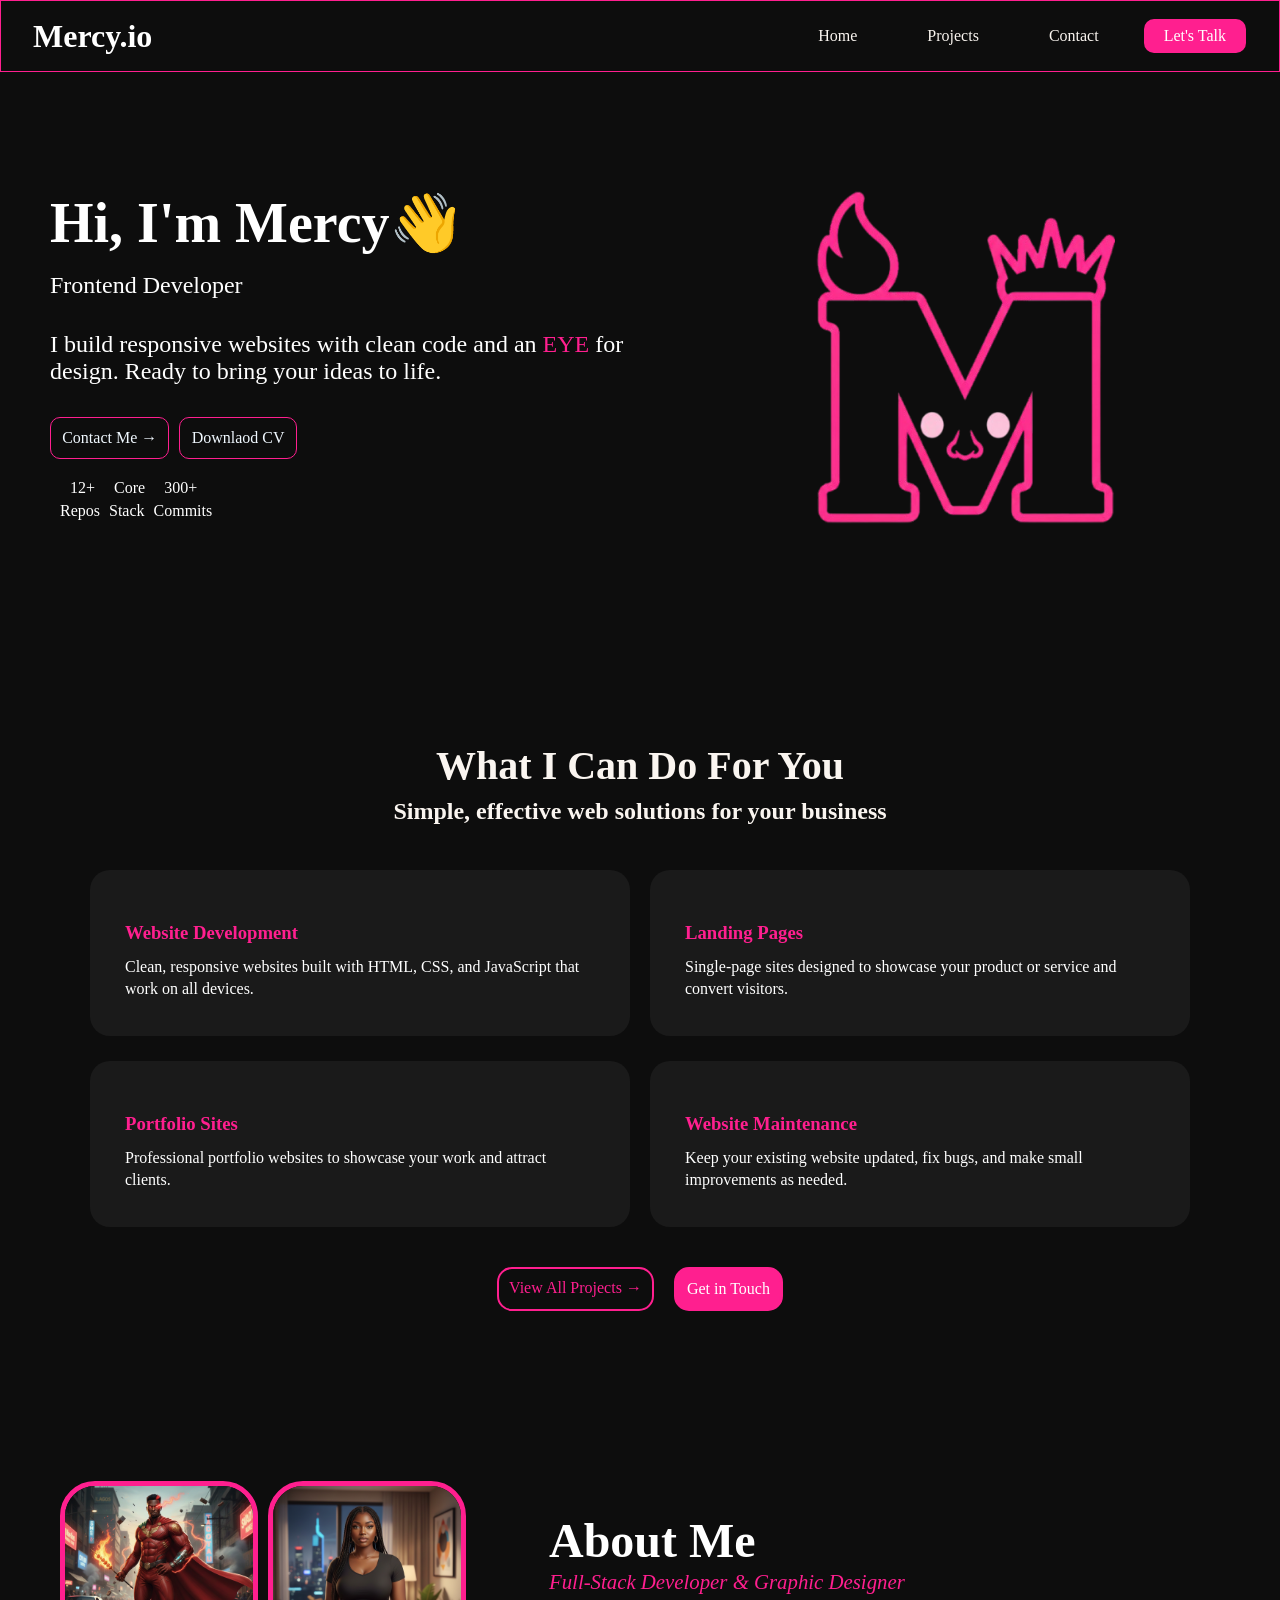
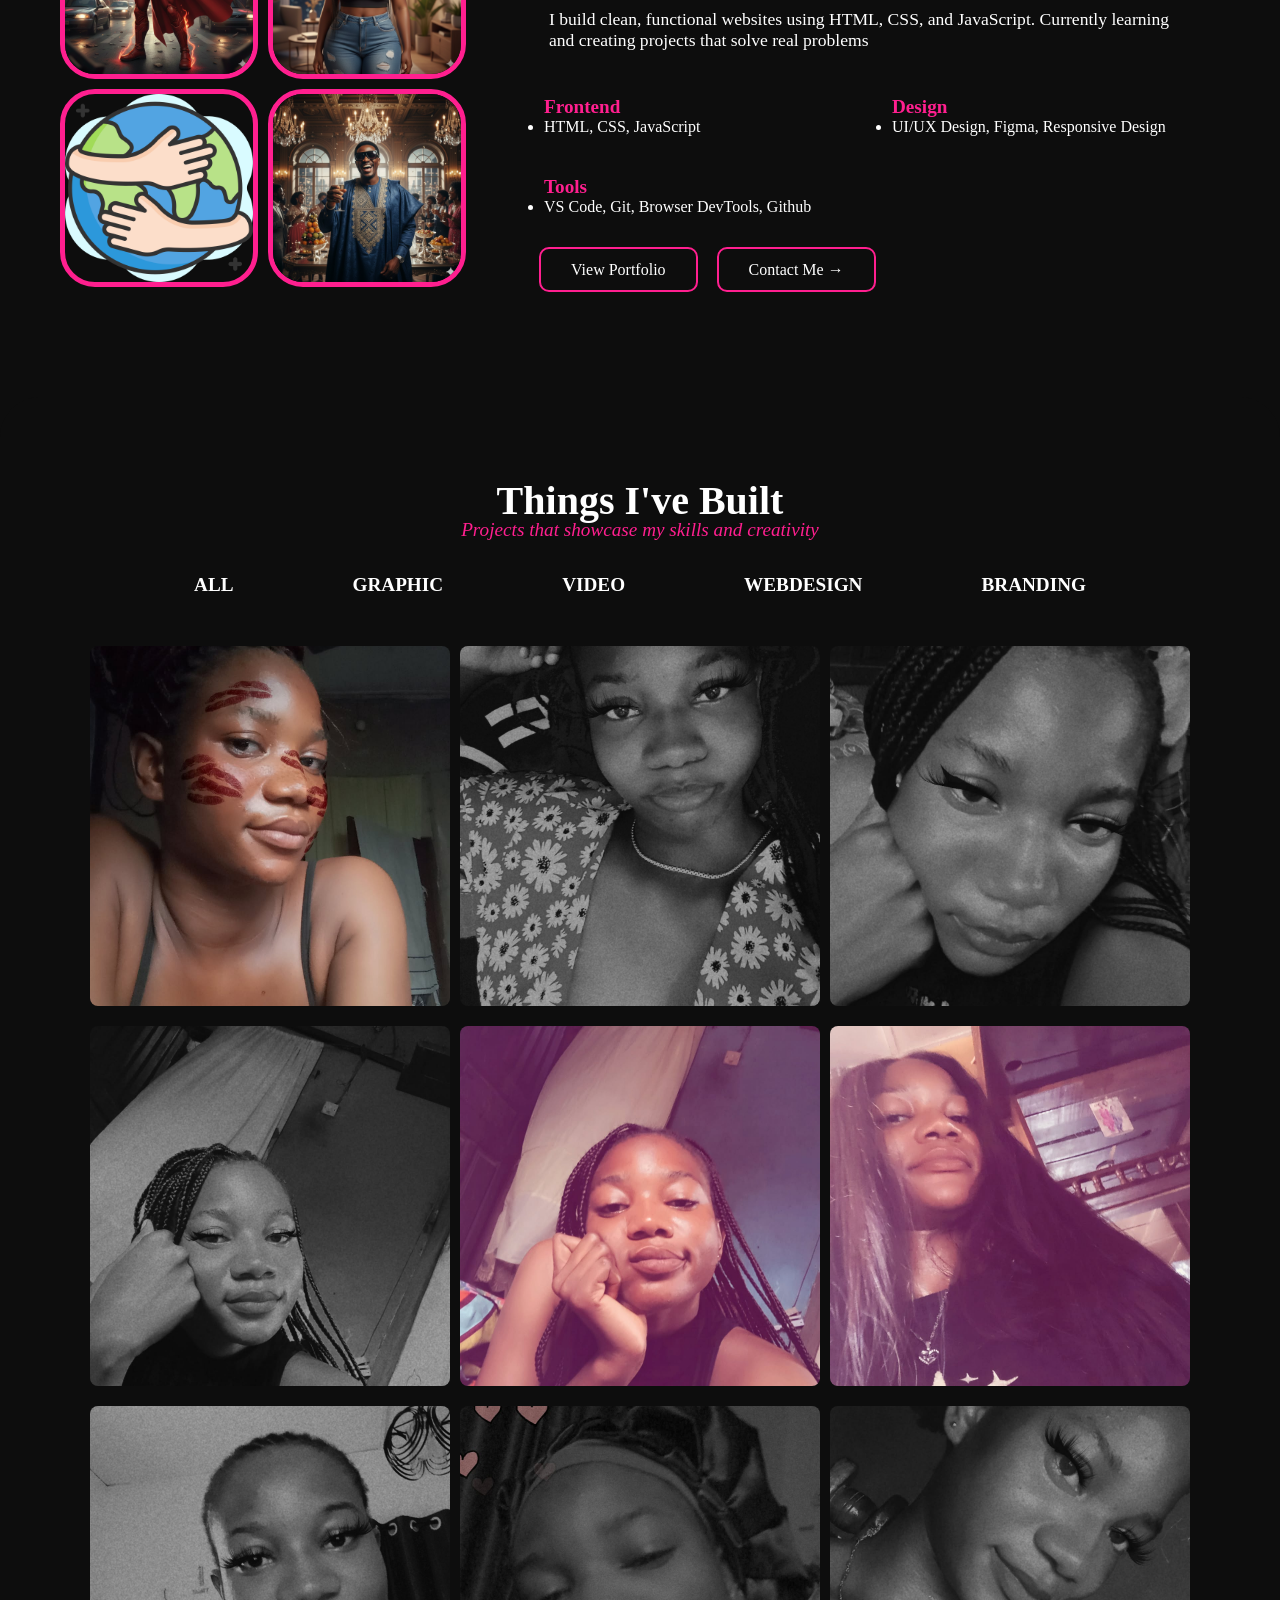
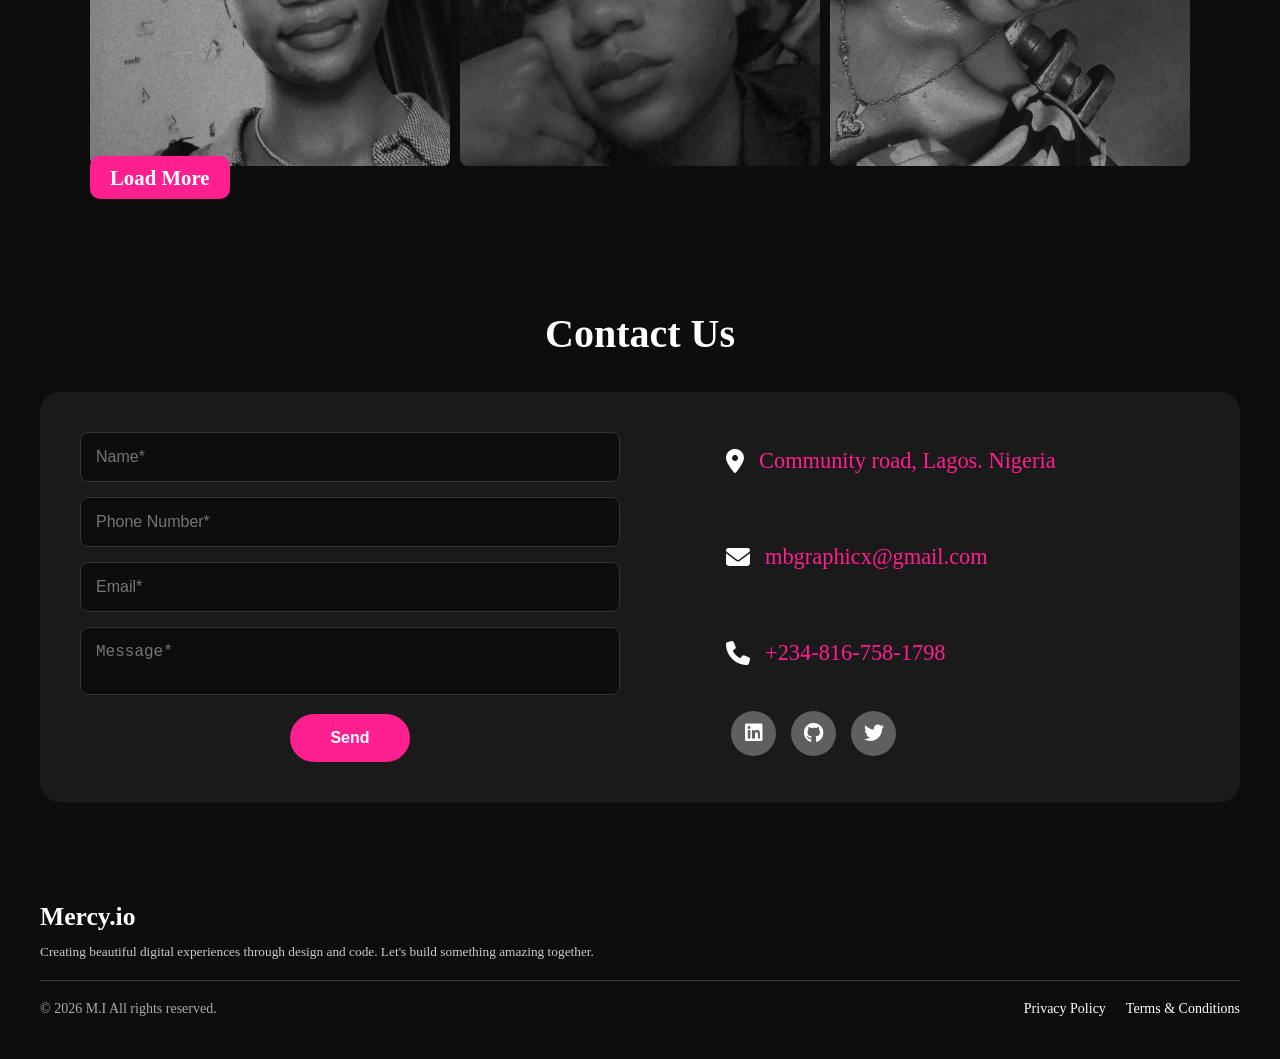
<file: index.html>
<!DOCTYPE html>
<html lang="en">
<head>
    <meta charset="UTF-8">
    <meta name="viewport" content="width=device-width, initial-scale=1.0">
    <meta name="author" content="mercy">
    <meta name="description" content="This is my portfolio">
    <title>port</title>
    <link rel="stylesheet" href="https://cdnjs.cloudflare.com/ajax/libs/font-awesome/6.5.1/css/all.min.css">
    <link rel="stylesheet" href="favicon.ico">
    <link rel="stylesheet" href="portfolio.css">
</head>
<body>
<header class="navbar">
    <h1 class="logo">Mercy.io</h1>
        <nav class="nav-link">  
            <a href="#" class="talks">Home</a>
            <a href="#" class="talks">Projects</a>
            <a href="#" class="talks">Contact</a>
            <a href="#" class="talk">Let's Talk</a>
           </nav>  
</header>

<main>
    <section class="hero">
<div class="intro-head">
        <h2>Hi, I'm Mercy👋</h2>
        <p class="front">Frontend Developer</p>
        <p class="down">I build responsive websites with clean code and an <span class="eye">EYE</span> for design. Ready to bring your ideas to life.</p>
    <div class="download-button">
            <a href="#" class="first-link">Contact Me &rarr;</a>
            <a href="file.pdf" download class="second-link">Downlaod CV</a>
    </div>
    <div class="projects">
            <p class="numb">12+ Core 300+</p>
            <p class="bump">Repos Stack Commits</p>
    </div>
</div>

    <div class="hero-image">
    <img src="hottt.png" alt="mercy's image" width="190px">
 </div>
</section>

 
<section class="service-container">
    
<div class="service">
    <h2>What I Can Do For You</h2>
        <p>Simple, effective web solutions for your business</p>
</div>
<div class="service-wrapper">
    <div class="card"><h3>Website Development</h3>
           <p>Clean, responsive websites built with HTML, CSS, and JavaScript that work on all devices.</p>
    </div>
    <div class="card"><h3>Landing Pages</h3>
        <p>Single-page sites designed to showcase your product or service and convert visitors.</p>
    </div>
    <div class="card"><h3>Portfolio Sites</h3>
        <p>Professional portfolio websites to showcase your work and attract clients.</p>
    </div>
    <div  class="card"><h3>Website Maintenance</h3>
        <p>Keep your existing website updated, fix bugs, and make small improvements as needed.</p>
</div>
</div>
 
    <div class="get-in">
        <a href="#" class="link-a">View All Projects &rarr;</a>
         <a href="#" class="link-b">Get in Touch</a>
   </div>

</section>



<section class="image-container">
    <div class="image-section">
        <img src="cold.png" alt="my projects" class="image">
        <img src="warm.png" alt="my projects" class="image">
        <img src="mother.png" alt="my projects" class="image">
        <img src="fair.png" alt="my projects" class="image">
        <!-- <p class="exp">0+ Years<br> Experience</p> -->
    </div>
    

<div class="text-sect">
    <div class="about-me">
        <h2>About Me</h2>
        <p class="developer-p">Full-Stack Developer & Graphic Designer</p>
        <p class="developer-pp">I build clean, functional websites using HTML, CSS, and JavaScript. Currently learning and creating projects that solve real problems</p>
    </div>


    <div class="front-endd">
                <div class="frontt">
        <h4>Frontend</h4>
        <ul>
            <li>HTML, CSS, JavaScript</li>
        </ul></div>
 
                <div class="frontt">
            <h4>Design</h4>
            <ul>
                  <li>UI/UX Design, Figma, Responsive Design</li>
        </ul></div>

                <div class="frontt">
            <h4>Tools</h4>
            <ul>
                 <li>VS Code, Git, Browser DevTools, Github</li>
        </ul></div>
        
    </div>

        <div>
            <a href="file.pdf" download class="port">View Portfolio</a>
            <a href="#" class="port">Contact Me &rarr;</a>
        </div>
</div>
</section>



<section class="work-container">

<div class="work-wrapper">
          <div class="work-text">
              <h2>Things I've Built</h2>
              <p>Projects that showcase my skills and creativity</p>
          </div>
         <div class="work-link">
    <a href="#" class="work-li">ALL</a>
    <a href="#" class="work-li">GRAPHIC</a>
    <a href="#" class="work-li">VIDEO</a>
    <a href="#" class="work-li">WEBDESIGN</a>
    <a href="#" class="work-li">BRANDING</a>
         </div>
 

  <div class="work-images">
    <div class="work-image">
        <img src="mercy.jpg" alt="design1">
    </div>
    <div class="work-image">
        <img src="merc.jpg" alt="design2">
    </div>
    <div class="work-image">
        <img src="mercyyy.jpg" alt="design3">
    </div>
    <div class="work-image">
        <img src="mercyyyy.jpg" alt="design4">
    </div>
    <div class="work-image">
        <img src="mercyyyyy.jpg" alt="design5">
    </div>
    <div class="work-image">
        <img src="mercyyyyyy.jpg" alt="design6">
    </div>
    <div class="work-image">
        <img src="mercyyyyyyy.jpg" alt="design7">
    </div>
    <div class="work-image">
        <img src="mercyyyyyyyy.jpg" alt="design8">
    </div>
    <div class="work-image">
        <img src="mercyyyyyyyyy.jpg" alt="design9">
    </div>
  </div>

        <div>
    <a href="#" class="more-work">Load More</a>
        </div>
</div>
</section>


<section class="contact-container">

    <div class="contact-wrapper">
           <h2>Contact Us</h2>
      
        <div class="contact-content">
                
        
            <div class="contact-form">
                <form>
                    <input type="text" placeholder="Name*" required>
                    <input type="text" placeholder="Phone Number*" required>
                    <input type="email" placeholder="Email*" required>
                    <textarea placeholder="Message*"></textarea>
                    <button type="submit">Send</button>
                </form>
            </div>
            
            <div class="contact-info">
                
                <div class="info-item">
                    <i class="fas fa-map-marker-alt"></i>
                   <p>Community road, Lagos.  Nigeria</p>
                </div>
                
                <div class="info-item">
                       <i class="fas fa-envelope"></i>
                    <p>mbgraphicx@gmail.com</p>
                </div>

                <div class="info-item">
                      <i class="fas fa-phone"></i>
                    <p>+234-816-758-1798</p>
                </div>
                
                <div class="social-icons">
                    <a href="https://www.linkedin.com/in/bamidelemercy" target="_blank"><i class="fab fa-linkedin"></i></a>
                    <a href="https://github.com/MERCYyYy-debug" target="_blank"> <i class="fab fa-github"></i></a>
                    <a href="https://twitter.com/0x_merci" target="_blank"><i class="fab fa-twitter"></i></a>
                </div>
            </div>
            
            
        </div>
        
    </div>

    </section>

    </main>


    <footer class="footer-section">
    <div class="footer-wrapper">
        
        <div class="footer-top">
            <h3>Mercy.io</h3>
            <p><small>Creating beautiful digital experiences through design and code. Let's build something amazing together.</small></p>
            <hr>
        </div>  
        
        <div class="footer-bottom">
            <div class="copyright">
                &copy; 2026 M.I All rights reserved.
            </div>
             
            <div class="footer-links">
                <a href="#">Privacy Policy</a>
                <a href="#">Terms & Conditions</a>
            </div>
        </div>
        
    </div>
</footer>
    
</body>
</html>
</file>
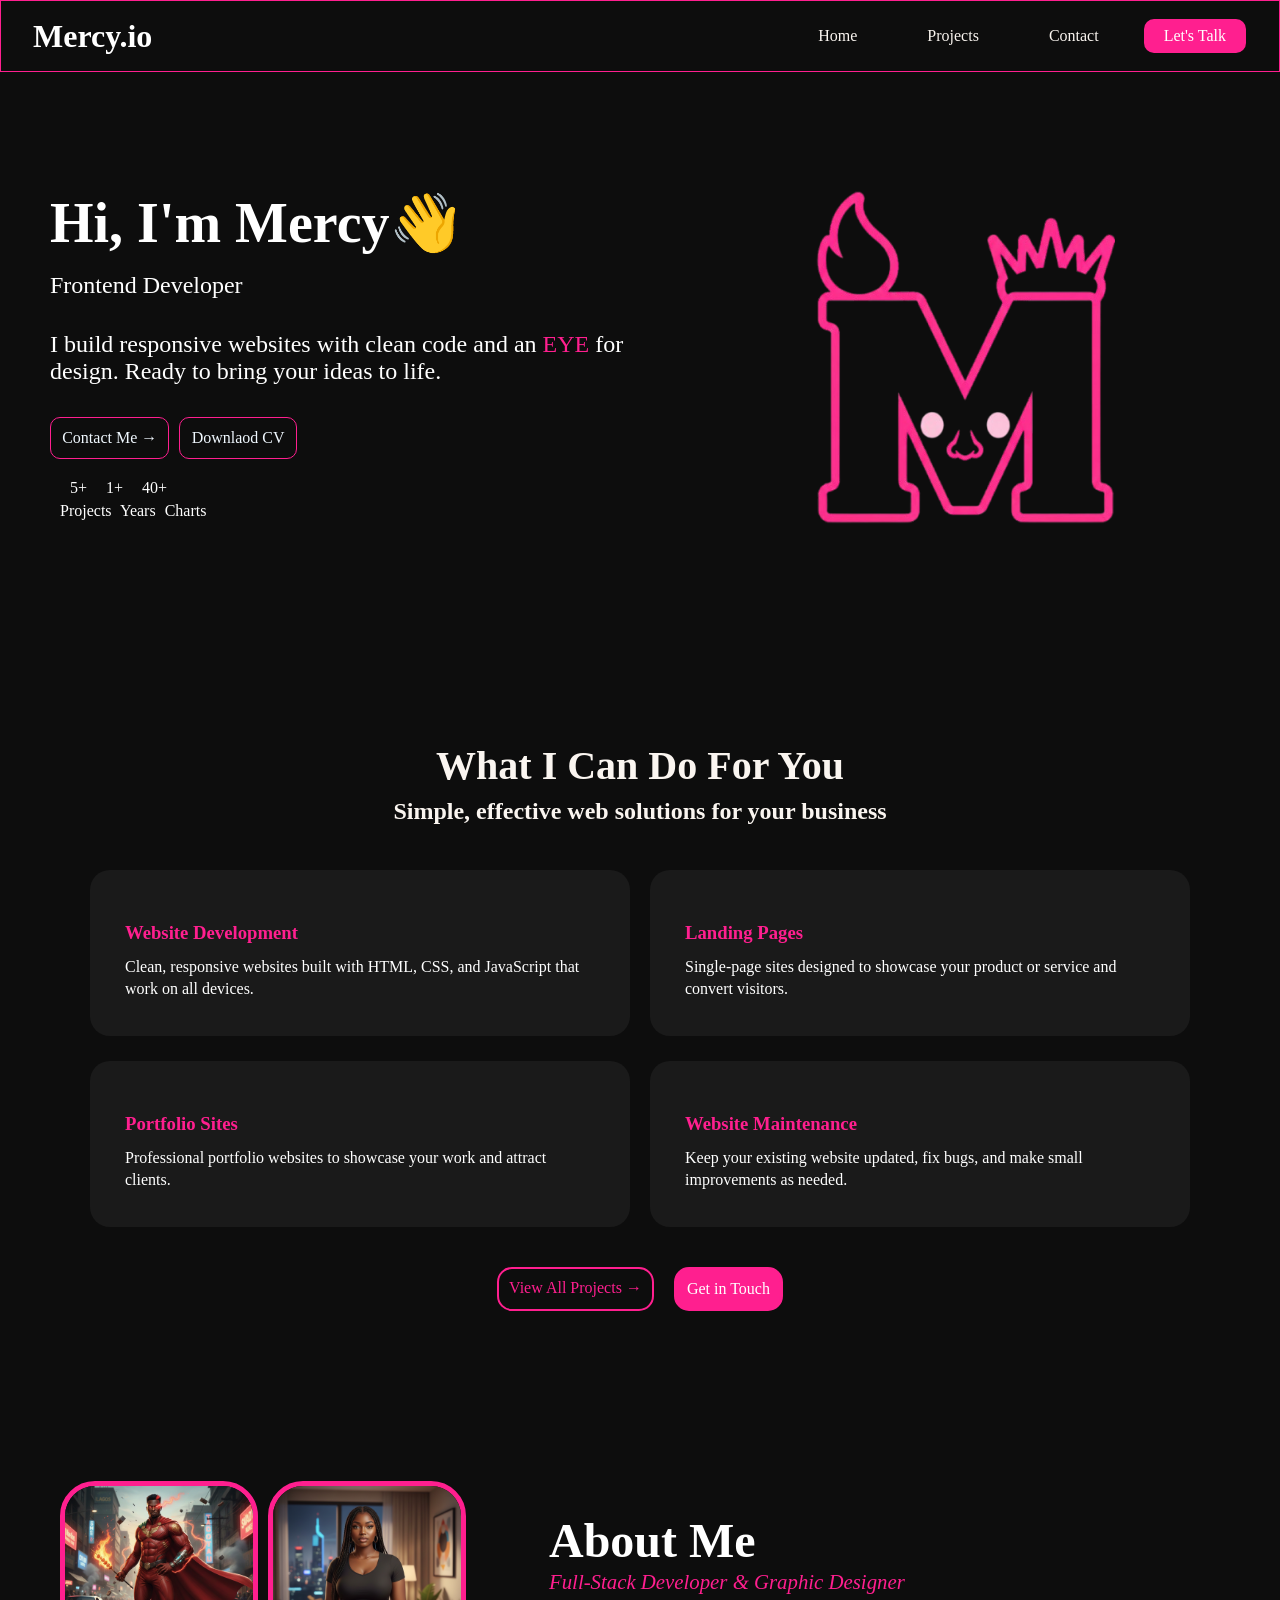
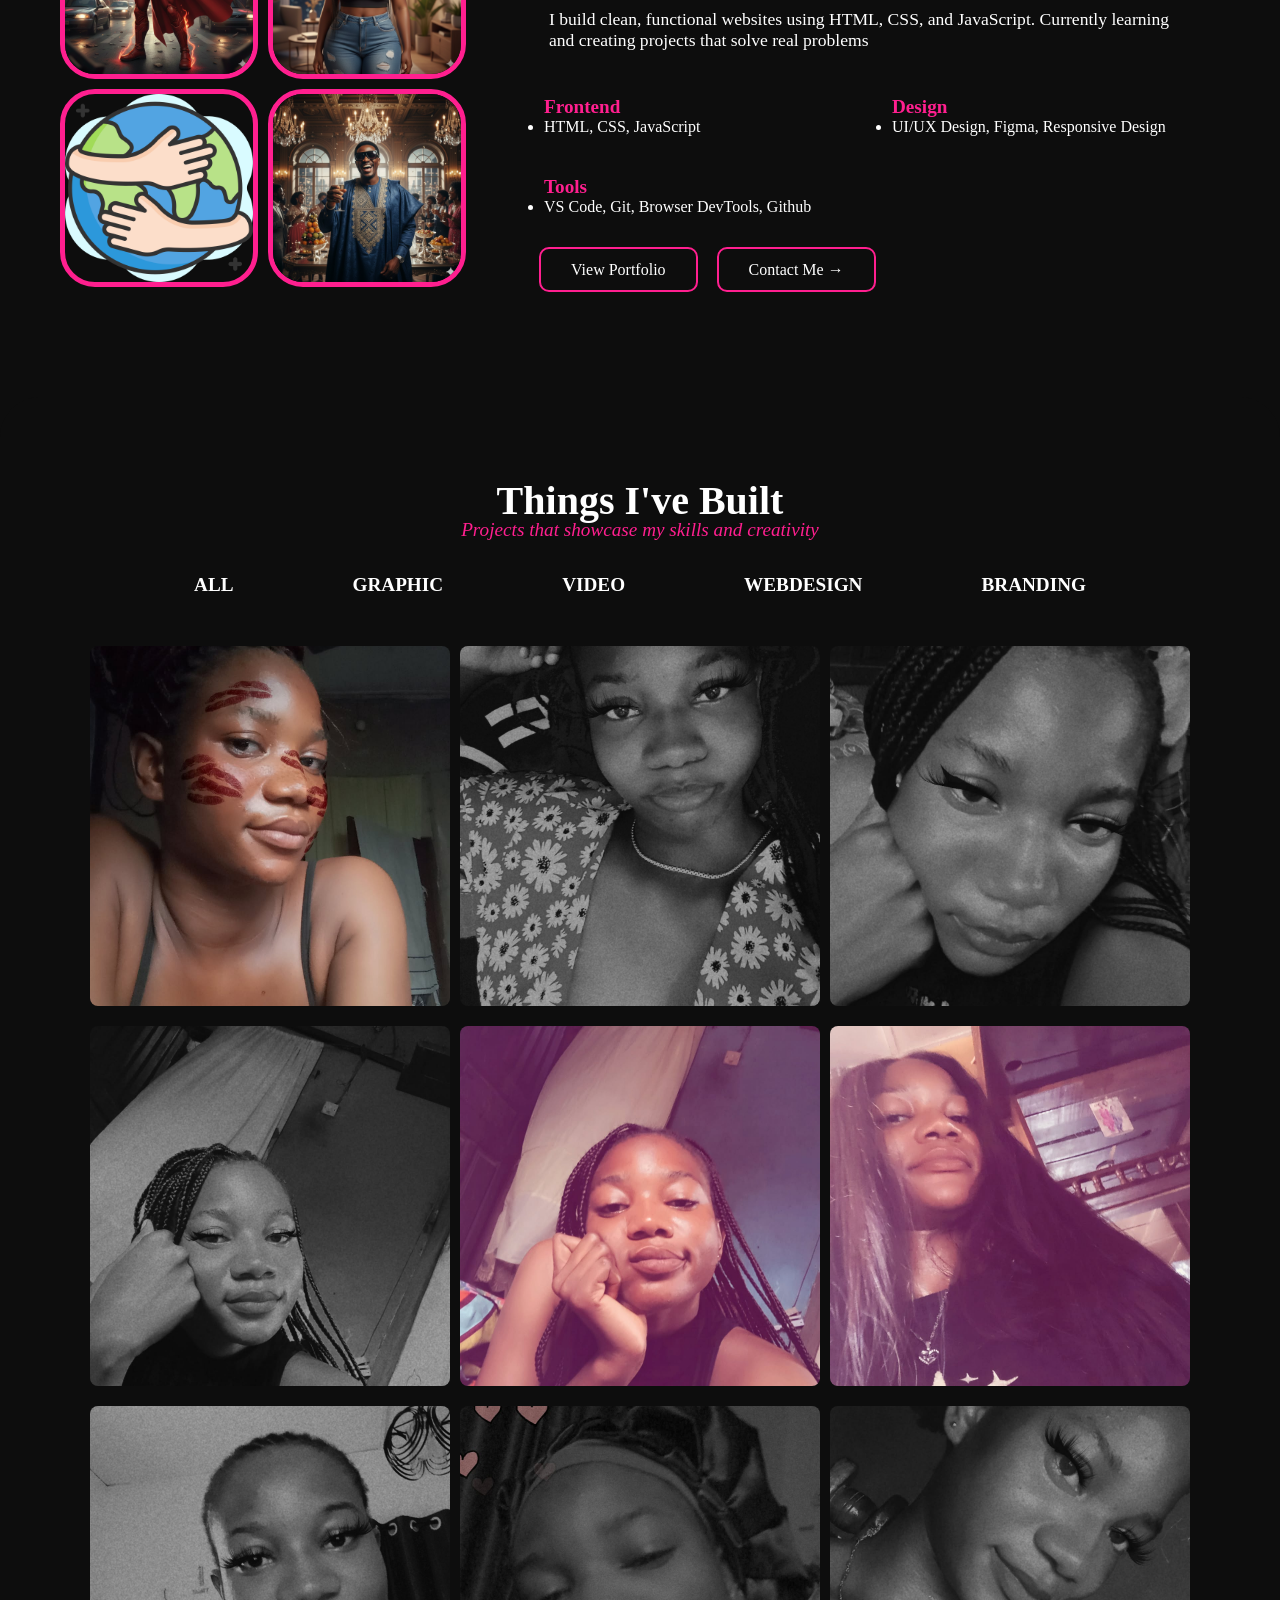
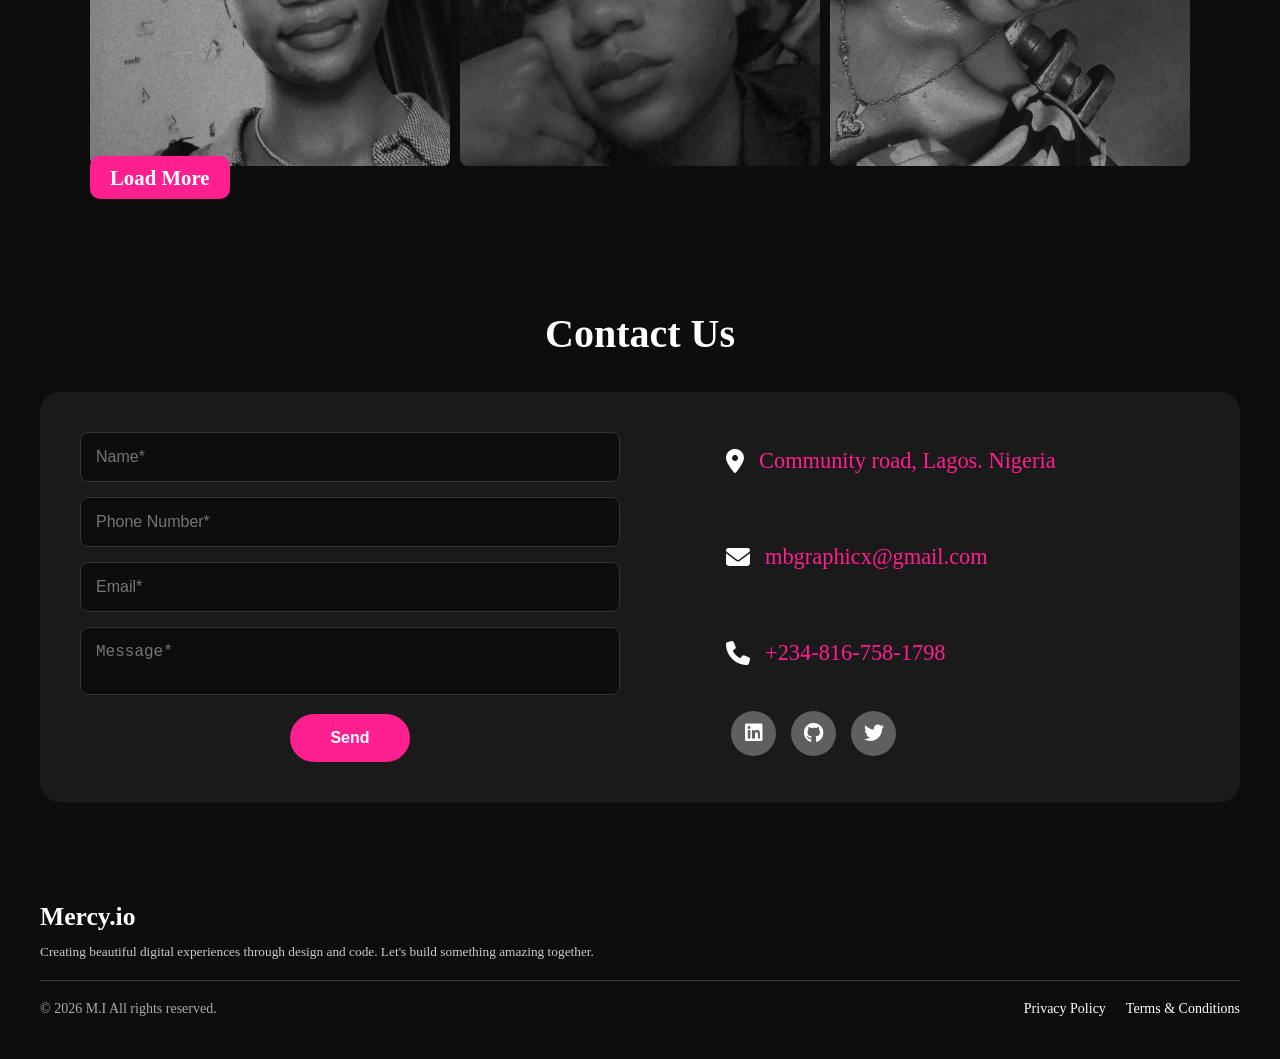
<file: portfolio.html>
<!DOCTYPE html>
<html lang="en">
<head>
    <meta charset="UTF-8">
    <meta name="viewport" content="width=device-width, initial-scale=1.0">
    <meta name="author" content="mercy">
    <meta name="description" content="This is my portfolio">
    <title>port</title>
    <link rel="stylesheet" href="https://cdnjs.cloudflare.com/ajax/libs/font-awesome/6.5.1/css/all.min.css">
    <link rel="stylesheet" href="favicon.ico">
    <link rel="stylesheet" href="portfolio.css">
</head>
<body>
<header class="navbar">
    <h1 class="logo">Mercy.io</h1>
        <nav class="nav-link">  
            <a href="#" class="talks">Home</a>
            <a href="#" class="talks">Projects</a>
            <a href="#" class="talks">Contact</a>
            <a href="#" class="talk">Let's Talk</a>
           </nav>  
</header>

<main>
    <section class="hero">
<div class="intro-head">
        <h2>Hi, I'm Mercy👋</h2>
        <p class="front">Frontend Developer</p>
        <p class="down">I build responsive websites with clean code and an <span class="eye">EYE</span> for design. Ready to bring your ideas to life.</p>
    <div class="download-button">
            <a href="#" class="first-link">Contact Me &rarr;</a>
            <a href="file.pdf" download class="second-link">Downlaod CV</a>
    </div>
    <div class="projects">
            <p class="numb">5+ 1+ 40+</p>
            <p class="bump">Projects Years Charts</p>
    </div>
</div>

    <div class="hero-image">
    <img src="hottt.png" alt="mercy's image" width="190px">
 </div>
</section>

 
<section class="service-container">
    
<div class="service">
    <h2>What I Can Do For You</h2>
        <p>Simple, effective web solutions for your business</p>
</div>
<div class="service-wrapper">
    <div class="card"><h3>Website Development</h3>
           <p>Clean, responsive websites built with HTML, CSS, and JavaScript that work on all devices.</p>
    </div>
    <div class="card"><h3>Landing Pages</h3>
        <p>Single-page sites designed to showcase your product or service and convert visitors.</p>
    </div>
    <div class="card"><h3>Portfolio Sites</h3>
        <p>Professional portfolio websites to showcase your work and attract clients.</p>
    </div>
    <div  class="card"><h3>Website Maintenance</h3>
        <p>Keep your existing website updated, fix bugs, and make small improvements as needed.</p>
</div>
</div>
 
    <div class="get-in">
        <a href="#" class="link-a">View All Projects &rarr;</a>
         <a href="#" class="link-b">Get in Touch</a>
   </div>

</section>



<section class="image-container">
    <div class="image-section">
        <img src="cold.png" alt="my projects" class="image">
        <img src="warm.png" alt="my projects" class="image">
        <img src="mother.png" alt="my projects" class="image">
        <img src="fair.png" alt="my projects" class="image">
        <!-- <p class="exp">0+ Years<br> Experience</p> -->
    </div>
    

<div class="text-sect">
    <div class="about-me">
        <h2>About Me</h2>
        <p class="developer-p">Full-Stack Developer & Graphic Designer</p>
        <p class="developer-pp">I build clean, functional websites using HTML, CSS, and JavaScript. Currently learning and creating projects that solve real problems</p>
    </div>


    <div class="front-endd">
                <div class="frontt">
        <h4>Frontend</h4>
        <ul>
            <li>HTML, CSS, JavaScript</li>
        </ul></div>
 
                <div class="frontt">
            <h4>Design</h4>
            <ul>
                  <li>UI/UX Design, Figma, Responsive Design</li>
        </ul></div>

                <div class="frontt">
            <h4>Tools</h4>
            <ul>
                 <li>VS Code, Git, Browser DevTools, Github</li>
        </ul></div>
        
    </div>

        <div>
            <a href="file.pdf" download class="port">View Portfolio</a>
            <a href="#" class="port">Contact Me &rarr;</a>
        </div>
</div>
</section>



<section class="work-container">

<div class="work-wrapper">
          <div class="work-text">
              <h2>Things I've Built</h2>
              <p>Projects that showcase my skills and creativity</p>
          </div>
         <div class="work-link">
    <a href="#" class="work-li">ALL</a>
    <a href="#" class="work-li">GRAPHIC</a>
    <a href="#" class="work-li">VIDEO</a>
    <a href="#" class="work-li">WEBDESIGN</a>
    <a href="#" class="work-li">BRANDING</a>
         </div>
 

  <div class="work-images">
    <div class="work-image">
        <img src="mercy.jpg" alt="design1">
    </div>
    <div class="work-image">
        <img src="merc.jpg" alt="design2">
    </div>
    <div class="work-image">
        <img src="mercyyy.jpg" alt="design3">
    </div>
    <div class="work-image">
        <img src="mercyyyy.jpg" alt="design4">
    </div>
    <div class="work-image">
        <img src="mercyyyyy.jpg" alt="design5">
    </div>
    <div class="work-image">
        <img src="mercyyyyyy.jpg" alt="design6">
    </div>
    <div class="work-image">
        <img src="mercyyyyyyy.jpg" alt="design7">
    </div>
    <div class="work-image">
        <img src="mercyyyyyyyy.jpg" alt="design8">
    </div>
    <div class="work-image">
        <img src="mercyyyyyyyyy.jpg" alt="design9">
    </div>
  </div>

        <div>
    <a href="#" class="more-work">Load More</a>
        </div>
</div>
</section>


<section class="contact-container">

    <div class="contact-wrapper">
           <h2>Contact Us</h2>
      
        <div class="contact-content">
                
        
            <div class="contact-form">
                <form>
                    <input type="text" placeholder="Name*" required>
                    <input type="text" placeholder="Phone Number*" required>
                    <input type="email" placeholder="Email*" required>
                    <textarea placeholder="Message*"></textarea>
                    <button type="submit">Send</button>
                </form>
            </div>
            
            <div class="contact-info">
                
                <div class="info-item">
                    <i class="fas fa-map-marker-alt"></i>
                   <p>Community road, Lagos.  Nigeria</p>
                </div>
                
                <div class="info-item">
                       <i class="fas fa-envelope"></i>
                    <p>mbgraphicx@gmail.com</p>
                </div>

                <div class="info-item">
                      <i class="fas fa-phone"></i>
                    <p>+234-816-758-1798</p>
                </div>
                
                <div class="social-icons">
                    <a href="https://www.linkedin.com/in/bamidelemercy" target="_blank"><i class="fab fa-linkedin"></i></a>
                    <a href="https://github.com/MERCYyYy-debug" target="_blank"> <i class="fab fa-github"></i></a>
                    <a href="https://twitter.com/0x_merci" target="_blank"><i class="fab fa-twitter"></i></a>
                </div>
            </div>
            
            
        </div>
        
    </div>

    </section>

    </main>


    <footer class="footer-section">
    <div class="footer-wrapper">
        
        <div class="footer-top">
            <h3>Mercy.io</h3>
            <p><small>Creating beautiful digital experiences through design and code. Let's build something amazing together.</small></p>
            <hr>
        </div>  
        
        <div class="footer-bottom">
            <div class="copyright">
                &copy; 2026 M.I All rights reserved.
            </div>
             
            <div class="footer-links">
                <a href="#">Privacy Policy</a>
                <a href="#">Terms & Conditions</a>
            </div>
        </div>
        
    </div>
</footer>
    
</body>
</html>
</file>
<file: portfolio.css>
* {
    margin:0;
    padding: 0;
    box-sizing: border-box;
}
   

body {
    font-family: 'Times New Roman', Times, serif;
    font-size: 1rem;
    /* border: 2px solid black; */
    /* background-color: rgb(146, 130, 235); */  
    background-color: #0d0d0d;

}
.navbar{
   background-color: #0d0d0d;
    display: flex;
    justify-content: space-between;
    align-items: center;
    padding: 1rem 2rem;
    color: #ffffff;
    border: 1px solid #ff1f8f;

}

.nav-link{
  display:flex;
  /* background-color: #6c3483; */
  padding:2px 15px;
  border-radius: 10px;
  justify-content: center;
  align-items: center;
  gap: rem; 
  
}

.talks{
    text-decoration: none;
    color: #faf5f0;
    margin-left: 40px;
    padding:2px 15px;
}

.nav-link .talk{
    background-color: #ff1f8f;
    border-radius: 10px;
    padding: 8px 20px;
    margin-left: 30px;
    color: #fff;
    text-decoration: none;
    margin-right: -14px;
}

.nav-link .talk:hover{
 transform: scale(1.05);
transition: transform 0.3s ease;
background-color: #ec4899;
}

.hero{
  display: flex;
  align-items: center; 
  justify-content: space-between;
  padding: 20px;
  gap: 30px;         
}


.hero-image {
  flex: 1;               
  display: flex;
  justify-content: center;
  width: 100%;
  max-width: 1200px;        
  border-radius: 50px;  
}

.hero-image img {
    width: 300px;
}

.eye{
    color: #ff1f8f;
}

.intro-head{
    flex: 1;   
    margin-left: 30px;
    color: #ffffff;
}

.intro-head h2 {
    font-size: 3.5rem;
    margin-bottom: 1rem;
}

.download-button {
    display: flex;
    gap:10px;
 
}

.front{
    margin-bottom: 2rem;
    font-size: 1.5rem;
}

.down{
    margin-bottom: 2rem;
    font-size: 1.5rem;
}


.first-link {
    text-decoration: none;
    background-color: transparent;
    padding: 0.7rem;
    border-radius: 10px;
    border: 1px solid #ff1f8f;
    color: aliceblue;
}

.second-link {
    text-decoration: none;
    background-color: transparent;
    padding: 0.7rem;
    border-radius: 10px;
    border: 1px solid #ff1f8f;
    color: aliceblue;
}


.download-button :hover{
    color:  rgb(155, 16, 129);
    background-color:#1a1a1a ;
}



.projects {
    display: grid;
    align-content: center;
    gap:0.3rem; 
    color: #ffffff;
    margin-top: 20px;
    margin-left: 10px;
    grid-template-rows:repeat(2, 1fr);
    /* border: 2px solid red; */   
}

.numb{
    word-spacing: 15px;
    font-size: 1rem; 
    margin-left: 10px;
}


.bump{
 word-spacing: 5px;
 font-size: 1rem;  
}


.service-container {
    padding: 90px 90px ;
    align-items: center;
    /* border: 2px solid black; */
}

.service {
    text-align: center;
    font-size: 1.5rem;
    line-height:1.9;
    font-weight: bolder;
    margin-bottom: 30px;
    color: #faf5f0;
}

.service h2 {
    font-size: 2.5rem;
    margin-bottom: -15px;
    /* color: #faf5f0; */
}

.service-wrapper {
    display: grid;
    grid-template-columns: repeat(2, 1fr);
    margin-bottom: 40px;
    gap: 20px;
    align-content: start;
}

.service-wrapper :hover {
    transform: scale(1.05);
    transition: transform 0.3s ease;
}

.service-wrapper h3{
    font-size: 2.4 rem;
    color: #ff1f8f;
    margin-bottom: 10px;
}

.card {
   background-color: #1a1a1a;
    border-radius: 20px;
    padding: 35px 35px;
    padding-top: 50px;
    line-height: 1.4;
    color: #fff;
    margin-top: 5px;
    
}


.service-container .get-in {
        justify-content: center;
        display: flex;
        gap: 20px;
        margin: auto;
        
}


.link-a {
    display: inline-block;
    padding: 10px;
    border-radius: 15px;
    text-decoration: none;
    /* margin-right: 10px; */
    background-color: transparent;
     border: 2px solid #ff1f8f;
    color: #ff1f8f;
}

.link-b {
    display: inline-block;
    background-color: #ff1f8f;
    padding: 10px;
    color: #fff;
    border-radius: 15px;
    text-decoration: none;
    /* margin-right: 10px; */
    border: 3px solid  #ff1f8f;
}


/* next section */



.text-sect {
  width: 60%;
}

.image-container {
  display: flex;
  justify-content: space-between;
  align-items: center;
  gap: 40px;
padding: 80px 60px;
}


.image-section {
  width: 35%;
  display: grid;
  grid-template-columns: repeat(2, 1fr);
  gap: 10px;
}


.image-section img {
  width: 100%;
  border: 5px solid #ff1f8f;
  border-radius: 35px;
  object-fit: cover;
}


.image-section img:hover {
    transform: scale(1.05);
    transition: transform 0.3s ease;
}


.about-me{
    /* background-color: #d637db; */
    padding: 25px;
}

.about-me h2 {
    font-size: 3rem;
    margin-bottom: 2px;
    color: #ffffff;
}

.developer-p{
    margin-bottom: 15px;
    font-size: 1.3rem;
    font-style: italic;
    color: #ff1f8f;
}

.developer-pp{
    font-size: 1.1rem;
    color: #fff;
}

.frontt{
    /* background-color: rgb(237, 203, 160); */
    padding: 20px;
    /* border:px solid  #d637db; */
    font-size: 1 rem;

}

.frontt h4{
    color:#ff1f8f;
    font-size: 1.2rem;
}
.front-endd{
    display: grid;
    grid-template-columns: repeat(2, 1fr);
    /* border: 2px solid red; */
    /* margin-bottom: 32px; */
    margin-bottom: 25px;
    color: #fff;

}

.port{
    padding: 12px 30px;
    background-color: #ff1f8f;
    text-align: center;
    margin-left: 15px;
    color: #fff;
    border-radius: 10px;
     background-color: transparent;
     border: 2px solid #ff1f8f;
    text-decoration: none;
    font-size: 1rem;
}


.work-container {
    background-image: none;
    background-color: #0d0d0d;
    padding: 60px 40px;
    border-top-right-radius: 40px;
    border-top-left-radius: 40px;
    margin-top: 30px;
}

.work-wrapper {
    width: 100%;
    max-width: 1100px;
    align-items: center;
    margin: auto;
}

.work-text {
    text-align: center;
    color: #fff;
    margin-top: 20px;
}

.work-text h2 {
    font-size: 2.5rem;
    color: #ffffff;
}

.work-text p {
    font-size: 1.2rem;
    background-color: transparent;
    color: #ff1f8f;
    font-style: italic;
    padding: 3px;
    border-radius: 10px;
    margin: auto;
    margin-top: -8px;
}

.work-link {
    display: flex;
    flex-direction: row;
    justify-content: space-evenly;
    gap: 15px;
    margin-top: 30px;
}

.work-li {
    text-decoration: none;
    color: #fff;
    font-size: 1.2rem;
    font-weight: bold;
}

.work-li:hover {
    color: #ff1f8f;
}

.work-images {
    display: grid;
    grid-template-columns: repeat(3, 1fr);
    gap: 10px;
    width: 100%;
    max-width: 1100px;
    margin: auto;
    margin-top: 40px;
}

.work-image {
    width: 100%;
    overflow: hidden;
    aspect-ratio: 1 / 1;
    margin-top: 10px;
    border-radius: 8px;
}

.work-images img {
    width: 100%;
    object-fit: cover;
    height: 100%;
}

.work-image:hover {
    transform: scale(1.05);
    transition: transform 0.3s ease;
}

.more-work {
    background-color: #ff1f8f;
    /* width: fit-content; */
    margin: 30px auto;
    padding: 10px 20px;
    border-radius: 10px;
    text-decoration: none;
    color: #fff;
    font-size: 1.3rem;
    font-weight: bold;
}

.more-work:hover {
    border: 2px solid #ff1f8f;
    color: #ffffff;
 transform: scale(1.05);
transition: transform 0.3s ease;
background-color: #ec4899;
}




.contact-container {
    padding: 60px 20px; ;
}

.contact-wrapper {
    max-width: 1200px;
    margin: 0 auto;
    /* border: 2px solid#6366f1; */
}

.contact-wrapper h2 {
    font-size: 2.5rem;
    margin-bottom: 35px;
    text-align: center;
    color: #fff;
}

.contact-content {
    display: grid;
    grid-template-columns: 1fr 1fr;
    gap: 40px;
    background: #1a1a1a;
    border-radius: 20px;
    padding: 40px;
}



   .contact-form input,
.contact-form textarea {
    width: 100%;
    padding: 15px;
    margin-bottom: 15px;
    border: 1px solid #333;
    border-radius: 8px;
    font-size: 1rem;
    resize: none;
    overflow: hidden;
    background-color: #0d0d0d;
    color: white;
}

.contact-info {
    background: transparent;
    padding: 30px;
    margin:-39px;
    border-radius: 20px;
    color: #ff1f8f;
      /* justify-items: center; */
     
}

.info-item {
    width: 100%;
    padding: 25px;
    margin-bottom: 15px;
    margin-left: 50px;
    /* border: 1px solid #ddd; */
    font-size: 1.4rem;
}



.contact-form button {
    background-color: #ff1f8f;
    color: white;
    padding: 15px 40px;
    border: none;
    border-radius: 25px;
    cursor: pointer;
    font-size: 1rem;
    font-weight: bold;
    display: block;
    margin: 0 auto;
}

.contact-form button:hover {
     border: 2px solid #ff1f8f;
    color: #ffffff;
    background-color: #ec4899;
}


.info-item {
    display: flex;          
    align-items: center;     
    gap: 15px;               
    margin-bottom: 20px;
}

.info-item i {
    font-size: 24px;
    color: white;
}


.social-icons {
    display: flex;
    gap: 15px;
        justify-content:start;
        margin-top: 20px;
        margin-bottom: 15px;
    margin-left: 80px;
}

.social-icons a {
    width:45px;
    height: 45px;
    background-color: rgba(255, 255, 255, 0.3);
    border-radius: 50%;
    display: flex;
    align-items: center;
    justify-content: center;
    color: white;
    font-size: 20px;
    text-decoration: none;
    padding: 5px;
   
}

.social-icons a:hover {
    background-color: rgba(255, 255, 255, 0.5);
    transform: scale(1.1);
}







.footer-section {
    background-color: transparent;
    color: white;
    padding: 40px 20px;
}

.footer-wrapper {
    max-width: 1200px;
    margin: 0 auto;
}

.footer-top {
    text-align: start;
    margin-bottom: 20px;
}

.footer-top h3 {
    font-size: 1.6rem;
    margin-bottom: 10px;
    color: #ffffff;
}

.footer-top p {
    color: #ccc;
    margin-bottom: 20px;
}

.footer-top hr {
    border: none;
    border-top: 1px solid rgba(255, 255, 255, 0.2);
    margin: 20px auto;
    max-width: 1200px;
}

.footer-bottom {
    display: flex;
    justify-content: space-between;
    align-items: center;
    flex-wrap: wrap;
    gap: 20px;
}

.copyright {
    font-size: 14px;
    color: #aaa;
}

.footer-links {
    display: flex;
    gap: 20px;
}

.footer-links a {
    color: white;
    text-decoration: none;
    font-size: 14px;
}

.footer-links a:hover {
    color: #ec4899;
}



/* for phone screen sizes */

@media (max-width: 768px) {

  .navbar {
    flex-direction: column;
    gap: 15px;
    padding: 1rem;
  }

  .nav-link {
    flex-wrap: wrap;
    justify-content: center;
    gap: 10px;
  }

  .talks {
    margin-left: 0;
  }

  .nav-link .talk {
    margin-left: 0;
  }

  
  .hero {
    flex-direction: column;
    text-align: center;
    padding: 30px 20px;
  }

  .intro-head {
    margin-left: 0;
  }

  .intro-head h2 {
    font-size: 2rem;
  }

  .download-button {
    justify-content: center;
  }

  .hero-image img {
    width: 200px;
  }

  
  .service-container {
    padding: 40px 20px;
  }

  .service-wrapper {
    grid-template-columns: 1fr;
  }


  .image-container {
    flex-direction: column;
    padding: 40px 20px;
  }

  .image-section {
    width: 100%;
  }

  .text-sect {
    width: 100%;
  }

  .front-endd {
    grid-template-columns: 1fr;
  }


  .work-images {
    grid-template-columns: repeat(2, 1fr);
  }

  
  .contact-content {
    grid-template-columns: 1fr;
  }

  .contact-info {
    margin: 0;
  }

  .info-item {
    margin-left: 0;
  }

  .social-icons {
    margin-left: 0;
    justify-content: center;
  }

  
  .footer-bottom {
    flex-direction: column;
    text-align: center;
  }
}

/* for tablet */


@media (min-width: 769px) and (max-width: 1024px) {

  
  .navbar {
    padding: 1rem 1.5rem;
  }


  .hero {
    padding: 30px 40px;
  }

  .intro-head h2 {
    font-size: 2.5rem;
  }

  .hero-image img {
    width: 250px;
  }

  
  .service-container {
    padding: 60px 40px;
  }

  
  .image-container {
    padding: 60px 40px;
  }

  .image-section {
    width: 45%;
  }

  .text-sect {
    width: 55%;
  }

  
  .work-images {
    grid-template-columns: repeat(2, 1fr);
  }

  
  .contact-content {
    grid-template-columns: 1fr;
  }

  .contact-info {
    margin: 0;
  }

  .info-item {
    margin-left: 0;
  }

  .social-icons {
    margin-left: 0;
  }

}
</file>
